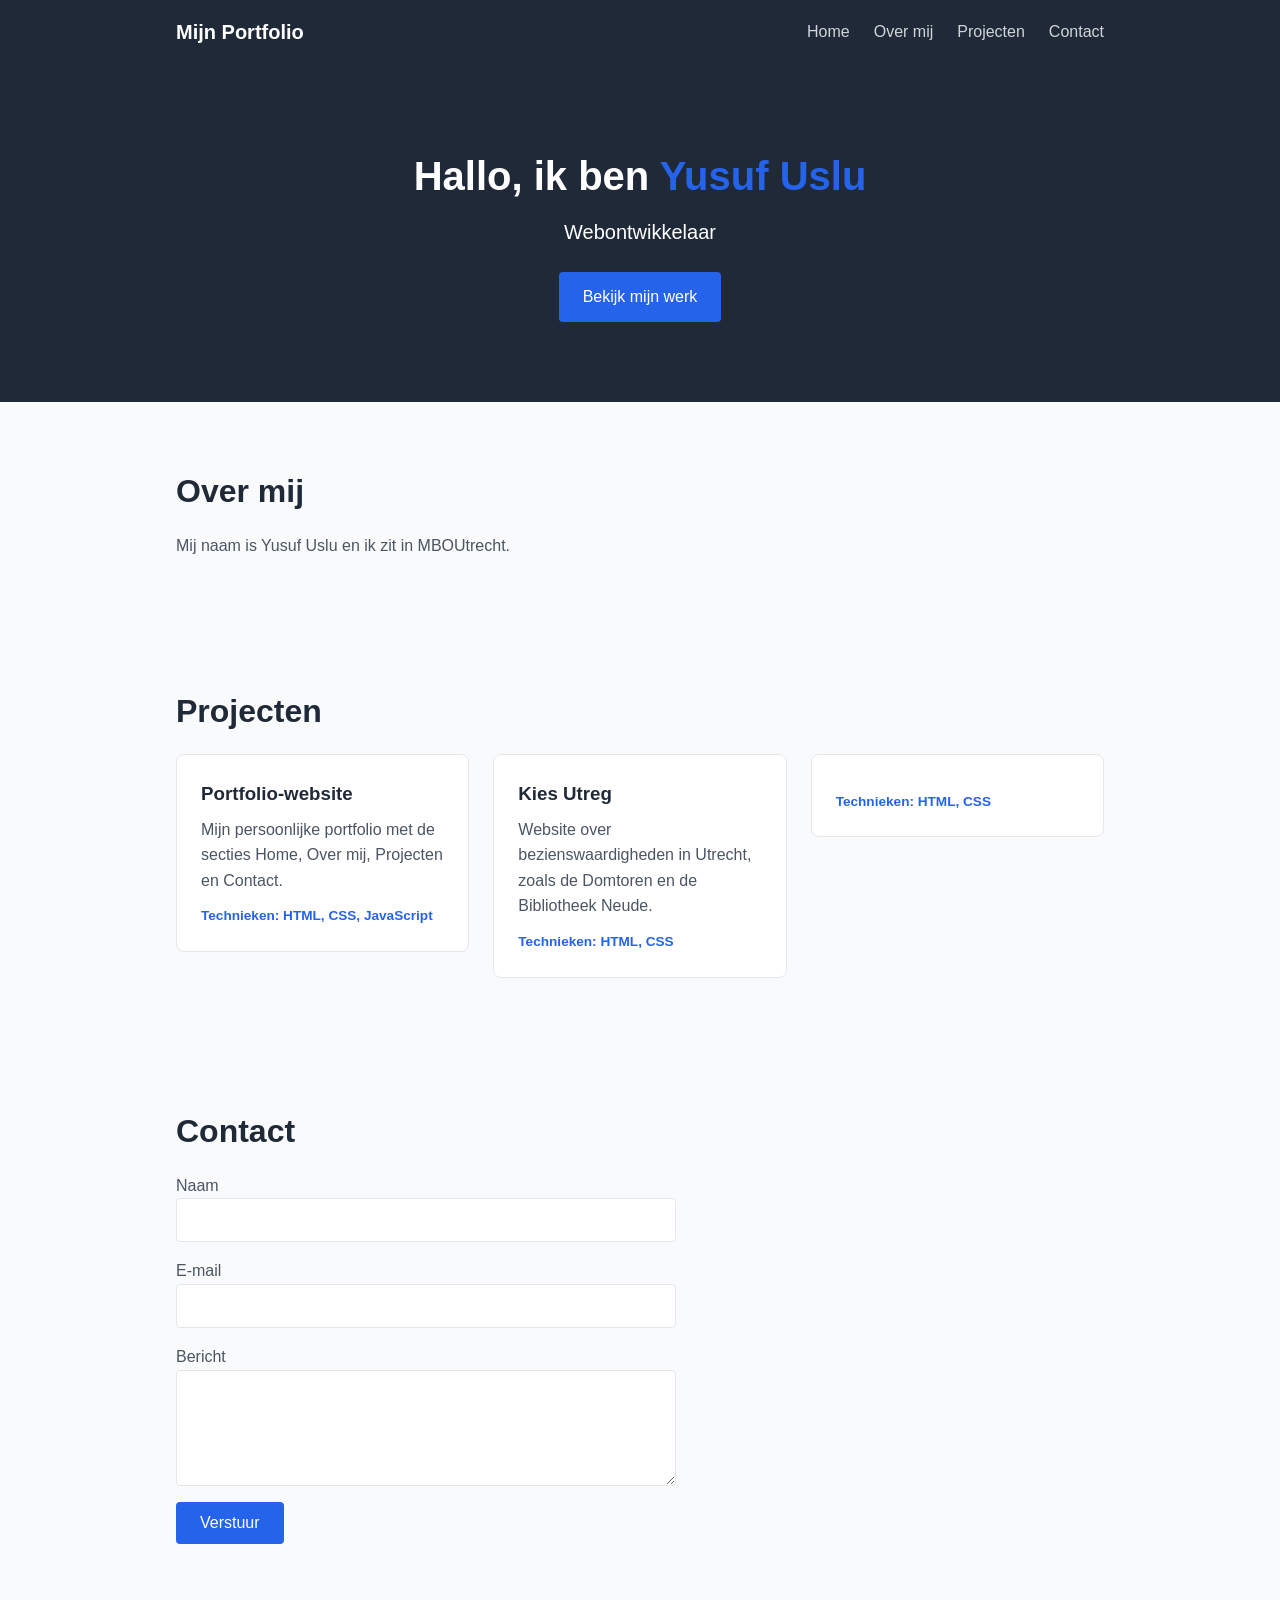
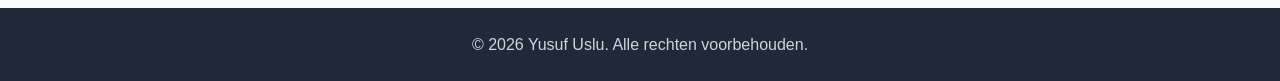
<file: index.html>
<!DOCTYPE html>
<html lang="nl">
<head>
    <meta charset="UTF-8">
    <meta name="viewport" content="width=device-width, initial-scale=1.0">
    <meta name="description" content="Persoonlijke portfolio-website">
    <title>Portfolio</title>
    <link rel="stylesheet" href="css/style.css">
</head>
<body>
    <header class="site-header">
        <nav class="nav container">
            <a href="#home" class="logo">Mijn Portfolio</a>
            <ul class="nav-links">
                <li><a href="#home">Home</a></li>
                <li><a href="#over">Over mij</a></li>
                <li><a href="#projecten">Projecten</a></li>
                <li><a href="#contact">Contact</a></li>
            </ul>
        </nav>
    </header>

    <main>
        <section id="home" class="hero">
            <div class="container">
                <h1>Hallo, ik ben <span class="highlight" id="naam">Yusuf Uslu</span></h1>
                <p id="titel">Webontwikkelaar</p>
                <a href="#projecten" class="btn">Bekijk mijn werk</a>
            </div>
        </section>

        <section id="over" class="about">
            <div class="container">
                <h2>Over mij</h2>
                <p>Mij naam is Yusuf Uslu en ik zit in MBOUtrecht.</p>
            </div>
        </section>

        <section id="projecten" class="projects">
            <div class="container">
                <h2>Projecten</h2>
                <div class="project-grid">
                    <a href="projecten.html" class="project-card-link">
                        <article class="project-card">
                            <h3>Portfolio-website</h3>
                            <p>Mijn persoonlijke portfolio met de secties Home, Over mij, Projecten en Contact.</p>
                            <p class="project-technieken">Technieken: HTML, CSS, JavaScript</p>
                        </article>
                    </a>
                    <a href="projecten.html" class="project-card-link">
                        <article class="project-card">
                            <h3>Kies Utreg</h3>
                            <p>Website over bezienswaardigheden in Utrecht, zoals de Domtoren en de Bibliotheek Neude.</p>
                            <p class="project-technieken">Technieken: HTML, CSS</p>
                        </article>
                    </a>
                    <a href="projecten.html" class="project-card-link">
                        <article class="project-card">
                            <h3></h3>
                            <p></p>
                            <p class="project-technieken">Technieken: HTML, CSS</p>
                        </article>
                    </a>
                </div>
            </div>
        </section>

        <section id="contact" class="contact">
            <div class="container">
                <h2>Contact</h2>
                <form id="contact-form">
                    <label for="naam-input">Naam</label>
                    <input type="text" id="naam-input" name="naam" required>

                    <label for="email-input">E-mail</label>
                    <input type="email" id="email-input" name="email" required>

                    <label for="bericht">Bericht</label>
                    <textarea id="bericht" name="bericht" rows="5" required></textarea>

                    <button type="submit" class="btn">Verstuur</button>
                </form>
                <p id="form-status"></p>
            </div>
        </section>
    </main>

    <footer class="site-footer">
        <div class="container">
            <p>&copy; </p>
        </div>
    </footer>

    <script src="js/main.js"></script>
</body>
</html>
</file>
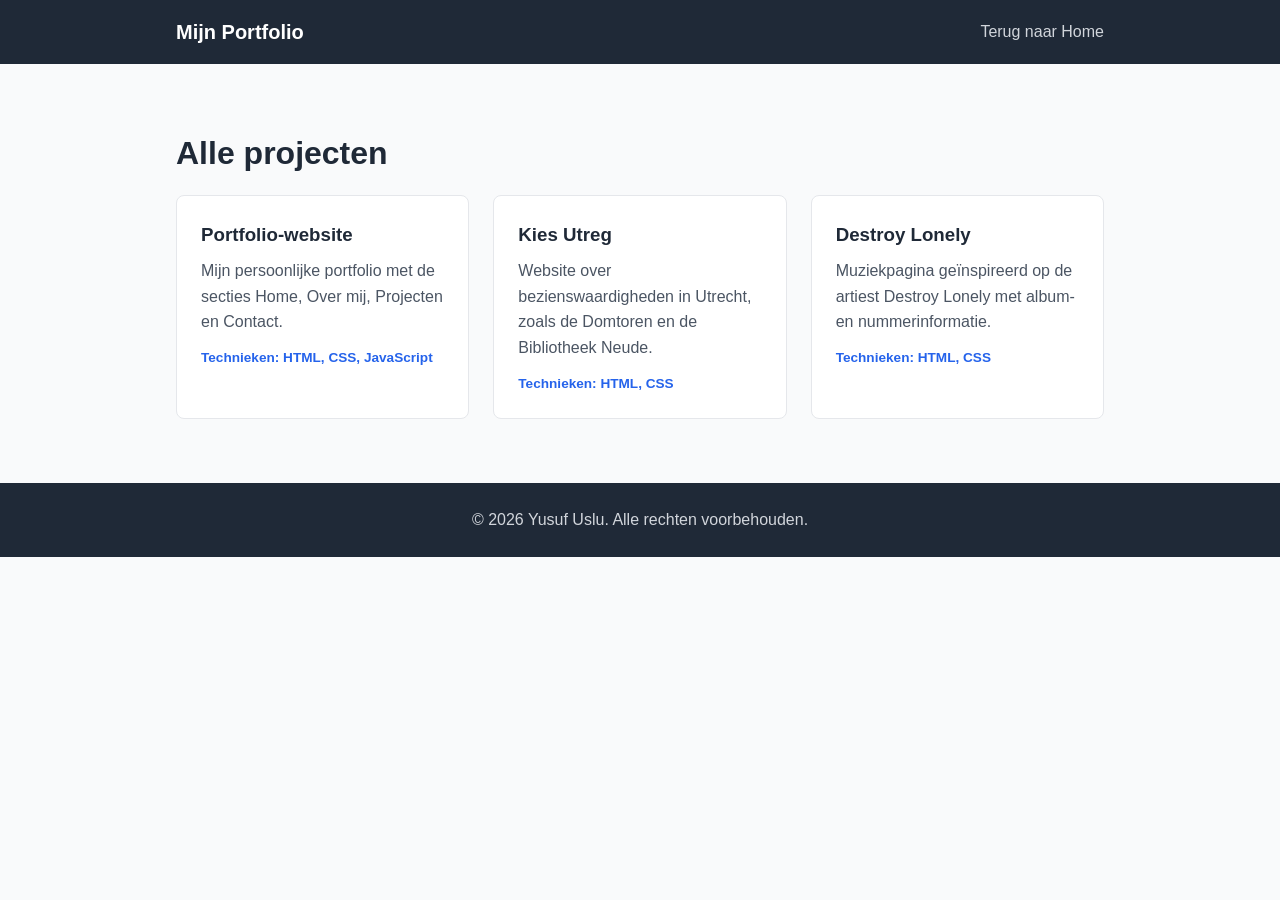
<file: projecten.html>
<!DOCTYPE html>
<html lang="nl">
<head>
    <meta charset="UTF-8">
    <meta name="viewport" content="width=device-width, initial-scale=1.0">
    <meta name="description" content="Projectoverzicht">
    <title>Projecten - Portfolio</title>
    <link rel="stylesheet" href="css/style.css">
</head>
<body>
    <header class="site-header">
        <nav class="nav container">
            <a href="index.html" class="logo">Mijn Portfolio</a>
            <ul class="nav-links">
                <li><a href="index.html">Terug naar Home</a></li>
            </ul>
        </nav>
    </header>

    <main>
        <section class="projects">
            <div class="container">
                <h2>Alle projecten</h2>
                <div class="project-grid">
                    <article class="project-card">
                        <h3>Portfolio-website</h3>
                        <p>Mijn persoonlijke portfolio met de secties Home, Over mij, Projecten en Contact.</p>
                        <p class="project-technieken">Technieken: HTML, CSS, JavaScript</p>
                    </article>
                    <article class="project-card">
                        <h3>Kies Utreg</h3>
                        <p>Website over bezienswaardigheden in Utrecht, zoals de Domtoren en de Bibliotheek Neude.</p>
                        <p class="project-technieken">Technieken: HTML, CSS</p>
                    </article>
                    <article class="project-card">
                        <h3>Destroy Lonely</h3>
                        <p>Muziekpagina ge&iuml;nspireerd op de artiest Destroy Lonely met album- en nummerinformatie.</p>
                        <p class="project-technieken">Technieken: HTML, CSS</p>
                    </article>
                </div>
            </div>
        </section>
    </main>

    <footer class="site-footer">
        <div class="container">
            <p>&copy; 2026 Yusuf Uslu. Alle rechten voorbehouden.</p>
        </div>
    </footer>

    <script src="js/main.js"></script>
</body>
</html>
</file>
<file: css/style.css>
:root {
    --primary-color: #2563eb;
    --dark-color: #1f2937;
    --light-color: #f9fafb;
    --text-color: #4b5563;
}

* {
    margin: 0;
    padding: 0;
    box-sizing: border-box;
}

body {
    font-family: Arial, Helvetica, sans-serif;
    line-height: 1.6;
    color: var(--text-color);
    background-color: var(--light-color);
}

.container {
    max-width: 960px;
    margin: 0 auto;
    padding: 0 1rem;
}

/* Header / navigatie */
.site-header {
    background-color: var(--dark-color);
    padding: 1rem 0;
    position: sticky;
    top: 0;
    z-index: 10;
}

.nav {
    display: flex;
    justify-content: space-between;
    align-items: center;
}

.logo {
    color: #fff;
    font-size: 1.25rem;
    font-weight: bold;
    text-decoration: none;
}

.nav-links {
    list-style: none;
    display: flex;
    gap: 1.5rem;
}

.nav-links a {
    color: #d1d5db;
    text-decoration: none;
}

.nav-links a:hover {
    color: #fff;
}

/* Hero */
.hero {
    background-color: var(--dark-color);
    color: #fff;
    text-align: center;
    padding: 5rem 0;
}

.hero h1 {
    font-size: 2.5rem;
    margin-bottom: 0.5rem;
}

.highlight {
    color: var(--primary-color);
}

.hero p {
    font-size: 1.25rem;
    margin-bottom: 1.5rem;
}

/* Knoppen */
.btn {
    display: inline-block;
    padding: 0.75rem 1.5rem;
    background-color: var(--primary-color);
    color: #fff;
    text-decoration: none;
    border: none;
    border-radius: 4px;
    cursor: pointer;
    font-size: 1rem;
}

.btn:hover {
    opacity: 0.9;
}

/* Secties */
section {
    padding: 4rem 0;
}

section h2 {
    font-size: 2rem;
    color: var(--dark-color);
    margin-bottom: 1rem;
}

/* Projecten */
.project-grid {
    display: grid;
    grid-template-columns: repeat(auto-fit, minmax(250px, 1fr));
    gap: 1.5rem;
}

.project-card-link {
    text-decoration: none;
    color: inherit;
    display: block;
}

.project-card {
    background-color: #fff;
    border: 1px solid #e5e7eb;
    border-radius: 8px;
    padding: 1.5rem;
    transition: box-shadow 0.2s ease-in-out;
}

.project-card h3 {
    color: var(--dark-color);
    margin-bottom: 0.5rem;
}

.project-technieken {
    margin-top: 0.75rem;
    font-size: 0.85rem;
    font-weight: bold;
    color: var(--primary-color);
}

.project-card-link:hover .project-card,
.project-card:hover {
    box-shadow: 0 4px 12px rgba(0, 0, 0, 0.1);
}

/* Contactformulier */
.contact form {
    display: flex;
    flex-direction: column;
    max-width: 500px;
}

.contact input,
.contact textarea {
    padding: 0.75rem;
    margin-bottom: 1rem;
    border: 1px solid #e5e7eb;
    border-radius: 4px;
    font-family: inherit;
    font-size: 1rem;
}

.contact .btn {
    align-self: flex-start;
}

/* Footer */
.site-footer {
    background-color: var(--dark-color);
    color: #d1d5db;
    text-align: center;
    padding: 1.5rem 0;
}
</file>
